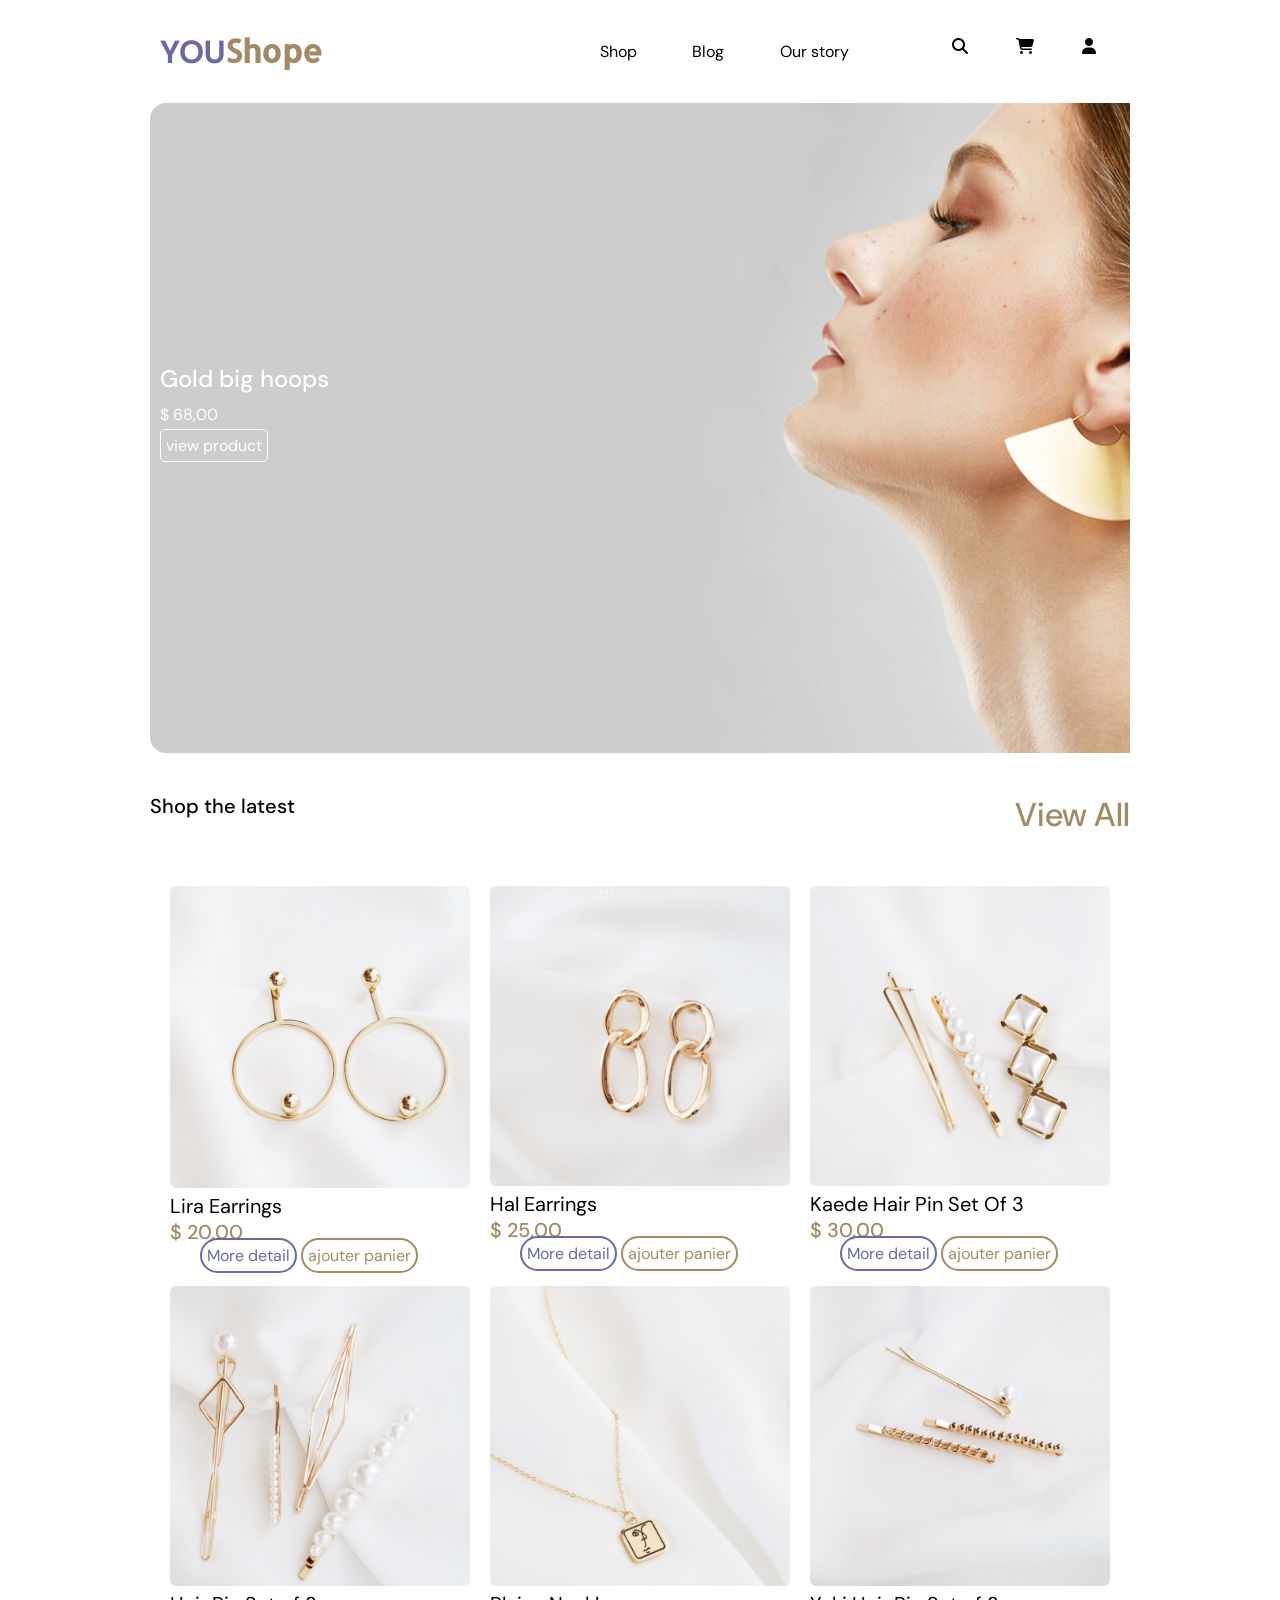
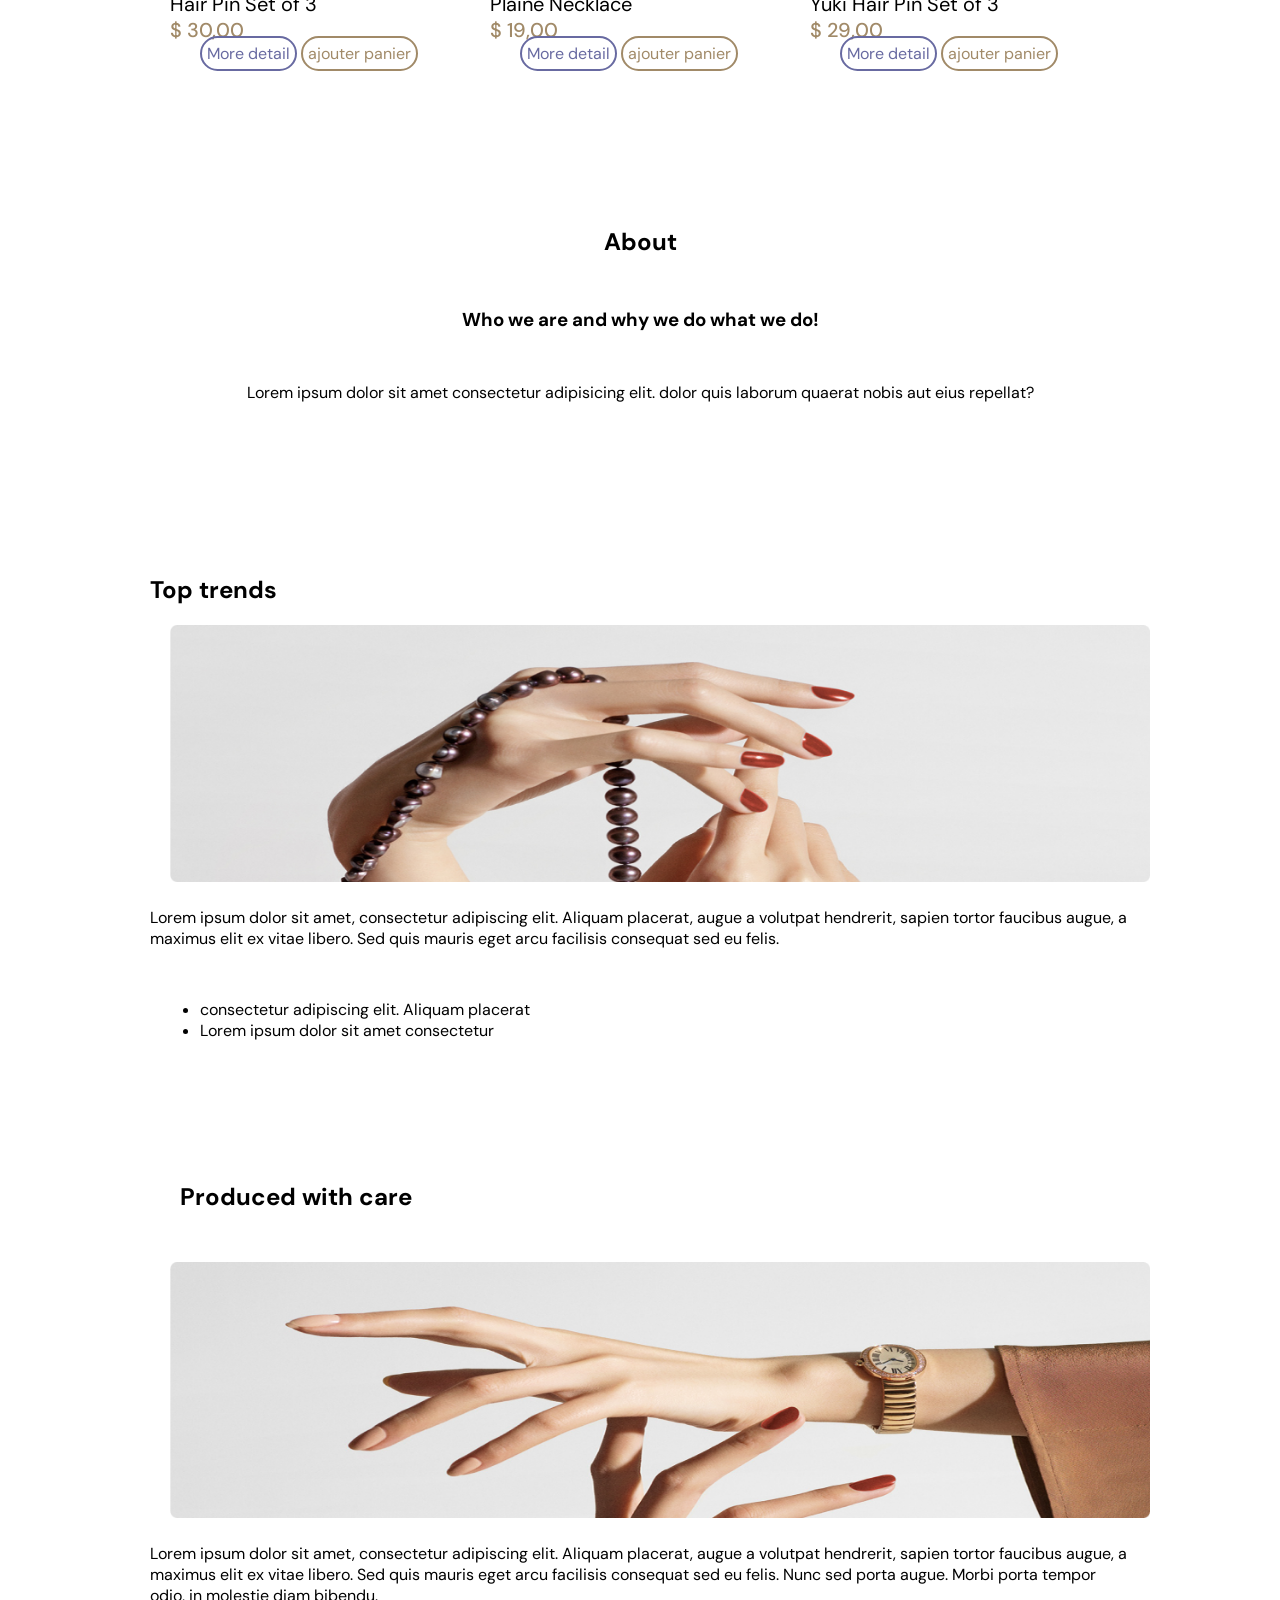
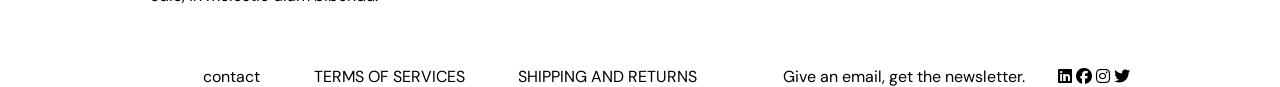
<file: index.html>
<!DOCTYPE html>
<html lang="en">
<head>
    <meta charset="UTF-8">
   <!--description de la page-->
    <meta name="decription" content="YOUR Shope Decouvrez une experience de shopping
     en ligne unique, specialement concue pour toutes
     les femmes qui aiment se sentir belles et confiantes au quotidien. ">
   <!--la responsive ,page adaptatif-->
    <meta name="viewport" content="width=device-width, initial-scale=1.0">
    <!--le favicon de page web-->
    <link rel="icon" type="image/png" href="image/favicon.png">
    <!--link font awesome-->
    <link rel="stylesheet" href="https://cdnjs.cloudflare.com/ajax/libs/font-awesome/6.4.2/css/all.min.css" integrity="sha512-z3gLpd7yknf1YoNbCzqRKc4qyor8gaKU1qmn+CShxbuBusANI9QpRohGBreCFkKxLhei6S9CQXFEbbKuqLg0DA==" crossorigin="anonymous" referrerpolicy="no-referrer" />
    <!--css file-->
    <link rel="stylesheet" href="brif2.css">
    <!--google font-->
    <link rel="preconnect" href="https://fonts.googleapis.com">
<link rel="preconnect" href="https://fonts.gstatic.com" crossorigin>
<link href="https://fonts.googleapis.com/css2?family=DM+Sans:opsz,wght@9..40,100;9..40,200;9..40,300;9..40,400&display=swap" rel="stylesheet">
   <!--font de logo--> 
   <link rel="preconnect" href="https://fonts.googleapis.com">
   <link rel="preconnect" href="https://fonts.gstatic.com" crossorigin>
   <link href="https://fonts.googleapis.com/css2?family=Allerta+Stencil&family=DM+Sans:opsz,wght@9..40,100;9..40,200;9..40,300;9..40,400&display=swap" rel="stylesheet">
<!--titre de site-->
    <title>YOUR Shope</title> 
</head>
<body>
        
    <header>
        <!--logo-->
        <h1 class="logo"><span>YOU</span>Shope</h1>
        <!--menu-->
        <nav class="navbar">
        <ul>
           <li><a class="shop-page" href="#">Shop</a></li>
           <li><a class="blog-page" href="#">Blog</a></li>
           <li><a class="story-page" href="#">Our story</a></li>
        </ul>
        <!--searche icon-->
        <i class="fa fa-search" aria-hidden="true"></i>
        <!--shopping car icon-->
        <i class="fa fa-shopping-cart" aria-hidden="true"></i>
        <!--log in -->
        <i class="fa fa-user" aria-hidden="true"></i>
    </nav>
    </header>
        <!--hero section-->
        <section class="hero">
             <!--nom de produit-->
             <div class="herotext">
              <h1>Gold big hoops</h1>
              <p>$ 68,00</p>
              <!--button hero-->
              <a class="hero-bttn" href="#">view product </a>
            </div>
              <!--elips icon-->
              <i class="fa-solid fa-ellipsis" style="color: #f3f4f7;"></i>
        </section>
            <!--main section-->
    <div class="latest">
     <h1 class="new">Shop the latest</h1>
     <!--view all -->
     <a href="#" class="view-all">View All</a>
    </div>
     <!--les poduit-->
     <div class="cards">
        <!--un produit-->
       <div class="card">
        <img src="image/image1.png" alt="Lira Earrings">
        <p class="produit">Lira Earrings</p>
        <p class="prix">$ 20,00</p>
        <div class="detail-panier">
            <a href="detail.html" class="more">More detail</a>
            <a href="panier.html" class="panier"> ajouter panier</a>
        </div>
       </div>
       <div class="card">
        <img src="image/image2.png" alt="Hal Earrings">
        <p class="produit">Hal Earrings</p>
        <p class="prix">$ 25,00</p>
        <div class="detail-panier">
            <a href="detail.html" class="more">More detail</a>
            <a href="panier.html" class="panier"> ajouter panier</a>
        </div>
       </div>
       <div class="card">
        <img src="image/image3.png" alt="Kaede Hair Pin Set Of 3">
        <p class="produit">Kaede Hair Pin Set Of 3</p>
        <p class="prix">$ 30,00</p>
        <div class="detail-panier">
            <a href="detail.html" class="more">More detail</a>
            <a href="panier.html" class="panier"> ajouter panier</a>
        </div>
       </div>
       <div class="card">
        <img src="image/image4.png" alt="Hair Pin Set of 3">
        <p class="produit">Hair Pin Set of 3</p>
        <p class="prix">$ 30,00</p>
        <div class="detail-panier">
            <a href="detail.html" class="more">More detail</a>
            <a href="panier.html" class="panier"> ajouter panier</a>
        </div>
       </div>
       <div class="card">
        <img src="image/image5.png" alt="Plaine Necklace">
        <p class="produit">Plaine Necklace</p>
        <p class="prix">$ 19,00</p>
        <div class="detail-panier">
            <a href="detail.html" class="more">More detail</a>
            <a href="panier.html" class="panier"> ajouter panier</a>
        </div>
       </div>
       <div class="card">
        <img src="image/image6.png" alt="Yuki Hair Pin Set of 3">
        <p class="produit">Yuki Hair Pin Set of 3</p>
        <p class="prix">$ 29,00</p>
        <div class="detail-panier">
            <a href="detail.html"class="more">More detail</a>
            <a href="panier.html" class="panier"> ajouter panier</a>
        </div>
       </div>
     </div>

     <!--about section-->
     <section class="about">
       <h1>About</h1>
       <h3>Who we are and why we do what we do!</h3>
       <p class="description">Lorem ipsum dolor sit amet consectetur adipisicing elit. 
        dolor quis laborum quaerat nobis aut eius repellat?</p>
     </section>
     <!--trend section-->
     <section class="trend">
        <h1 class="trend-titre">Top trends</h1>
        <img src="image/trend.png" alt="trend produit">
        <p>Lorem ipsum dolor sit amet, consectetur adipiscing elit. Aliquam placerat, 
            augue a volutpat hendrerit, sapien tortor faucibus augue,
         a maximus elit ex vitae libero. Sed quis mauris eget arcu facilisis consequat sed eu felis.</p>
         <ul>
         <li> consectetur adipiscing elit. Aliquam placerat </li>
         <li>Lorem ipsum dolor sit amet consectetur</li> 
        </ul>   
     </section>
     <!--care section-->
     <section class="care">
     <h1>Produced with care</h1>
     <img src="image/care.png" alt="care produit">
     <p >Lorem ipsum dolor sit amet, consectetur adipiscing elit.
         Aliquam placerat, augue a volutpat hendrerit, sapien tortor faucibus augue,
         a maximus elit ex vitae libero. Sed quis mauris eget arcu facilisis consequat sed eu felis.
          Nunc sed porta augue.
         Morbi porta tempor odio, in molestie diam bibendu.</p>
     </section>
     
     <footer>
        <div class="contact">
        <a href="contactus">contact</a>
        <a href="term">TERMS OF SERVICES</a>
        <a href="SHIPPING">SHIPPING AND RETURNS</a>
        </div>
        <p >Give an email, get the newsletter.</p>
        <div class="icon-contact">
            <!--linkdin icon-->
            <i class="fa-brands fa-linkedin"></i>
            <!--facebock icon-->
            <i class="fa-brands fa-facebook"></i>
            <!--instagramme-->
            <i class="fa-brands fa-instagram"></i>
            <!--twiter-->
            <i class="fa-brands fa-twitter"></i>
       
        </div>
     </footer>


    
</body>
</html>
</file>
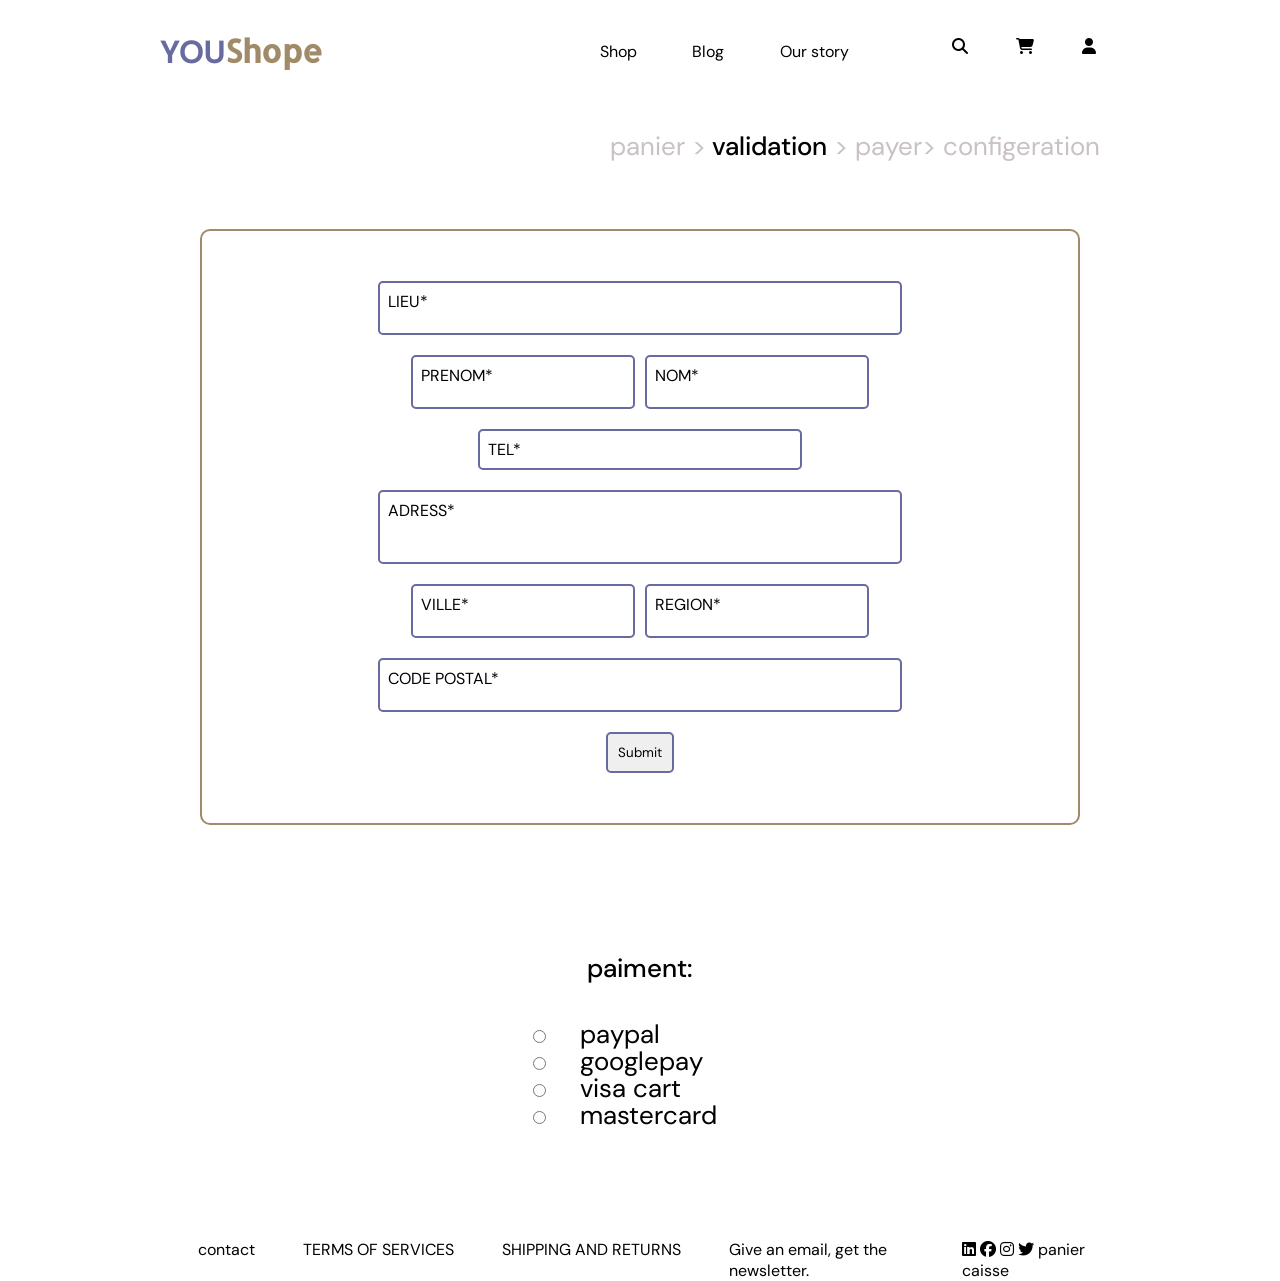
<file: caisse.html>
<!DOCTYPE html>
<html lang="en">
<head>
    <meta charset="UTF-8">
    <meta name="viewport" content="width=device-width, initial-scale=1.0">
    <link rel="icon" type="image/png" href="image/favicon.png">
    <!--link font awesome-->
    <link rel="stylesheet" href="https://cdnjs.cloudflare.com/ajax/libs/font-awesome/6.4.2/css/all.min.css" integrity="sha512-z3gLpd7yknf1YoNbCzqRKc4qyor8gaKU1qmn+CShxbuBusANI9QpRohGBreCFkKxLhei6S9CQXFEbbKuqLg0DA==" crossorigin="anonymous" referrerpolicy="no-referrer" />
    <!--css file-->
    <link rel="stylesheet" href="brif2.css">
    <link rel="stylesheet" href="caisse.css">
    <!--google font-->
    <link rel="preconnect" href="https://fonts.googleapis.com">
<link rel="preconnect" href="https://fonts.gstatic.com" crossorigin>
<link href="https://fonts.googleapis.com/css2?family=DM+Sans:opsz,wght@9..40,100;9..40,200;9..40,300;9..40,400&display=swap" rel="stylesheet">
   <!--font de logo--> 
   <link rel="preconnect" href="https://fonts.googleapis.com">
   <link rel="preconnect" href="https://fonts.gstatic.com" crossorigin>
   <link href="https://fonts.googleapis.com/css2?family=Allerta+Stencil&family=DM+Sans:opsz,wght@9..40,100;9..40,200;9..40,300;9..40,400&display=swap" rel="stylesheet">
<!--titre de site-->
<title>YOU SHOPE caisse</title>
</head>
<body>
    <header>
        <!--logo-->
        <h1 class="logo"><span>YOU</span>Shope</h1>
        <!--menu-->
        <nav class="navbar">
        <ul>
           <li><a class="shop-page" href="#">Shop</a></li>
           <li><a class="blog-page" href="#">Blog</a></li>
           <li><a class="story-page" href="#">Our story</a></li>
        </ul>
        <!--searche icon-->
        <i class="fa fa-search" aria-hidden="true"></i>
        <!--shopping car icon-->
        <i class="fa fa-shopping-cart" aria-hidden="true"></i>
        <!--log in -->
        <i class="fa fa-user" aria-hidden="true"></i>
    </nav>
    </header>
    <section class="caisse">
    <div class="validation">
        <h2>panier ><span> validation</span > > payer> configeration</h2>
    </div>
   <div class="adresse">
    <div class="inputbox">
    <input class="lieu" type="text" required="required">
    <span>lieu*</span>
    </div>
    <div class="row">
    <div class="inputbox">
    <input class="prenom" type="text"  required="required" >
    <span>Prenom*</span>
    </div>
    <div class="inputbox">
    <input class="Nom" type="text" required="required">
    <span>Nom*</span>
      </div>
    </div>
      <div class="inputbox"> 
    <input class="tel" type="number"  required="required">
    <span>Tel*</span>
    </div>
    <div class="inputbox"> 
    <input class="adres" type="text"  required="required">
    <span>Adress*</span>
     </div>
     <div class="row">
     <div class="inputbox">
    <input class="ville" type="text"  required="required">
    <span>ville*</span>
     </div>
     <div class="inputbox">
    <input class="region" type="text"  required="required">
    <span>Region*</span>
     </div>
     </div>
     <div class="inputbox">
    <input class="postal" type="text"  required="required">
    <span>code postal*</span>
     </div>
    <input class="conserver" type="submit" placeholder="conserver">
</div>
<div class="piement-validation">
    <h2>paiment:</h2>
    <form action="">
     <input type="radio" name="paypal">
     <label for="">paypal</label><br>
     <input type="radio" name="paypal">
     <label for="googlepay">googlepay</label><br>
     <input type="radio" name="paypal">
     <label for="visacart">visa cart</label><br>
     <input type="radio" name="paypal">
     <label for="">mastercard</label><br>
    </form>
</div>
    </section>
         
    <footer>
        <div class="contact">
        <a href="contactus">contact</a>
        <a href="term">TERMS OF SERVICES</a>
        <a href="SHIPPING">SHIPPING AND RETURNS</a>
        </div>
        <p >Give an email, get the newsletter.</p>
        <div class="icon-contact">
            <!--linkdin icon-->
            <i class="fa-brands fa-linkedin"></i>
            <!--facebock icon-->
            <i class="fa-brands fa-facebook"></i>
            <!--instagramme-->
            <i class="fa-brands fa-instagram"></i>
            <!--twiter-->
            <i class="fa-brands fa-twitter"></i>
         <a href="panier.html">panier</a>
         <a href="caisse.html">caisse</a>
        </div>
     </footer>
</body>
</html>
</file>
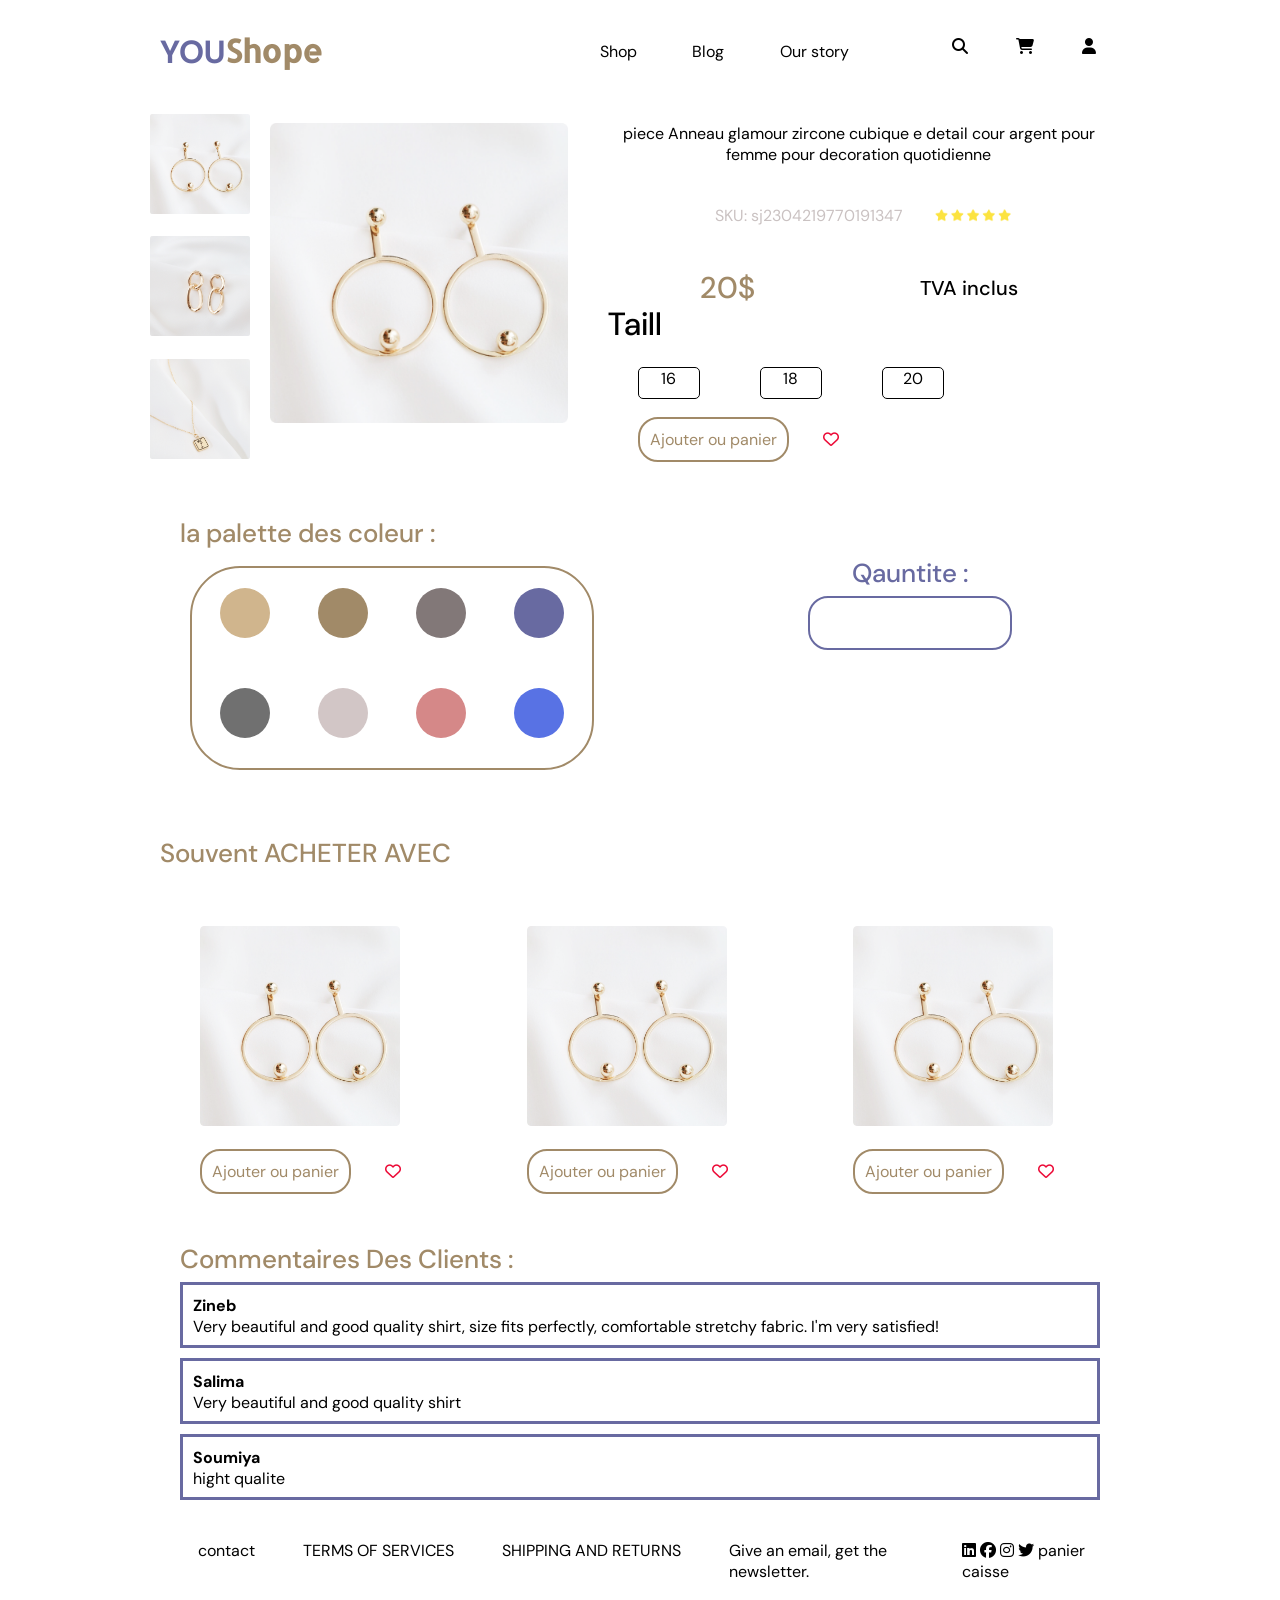
<file: detail.html>
<!DOCTYPE html>
<html lang="en">
<head>
    <meta charset="UTF-8">
    <meta name="viewport" content="width=device-width, initial-scale=1.0">
        <!--le favicon de page web-->
        <link rel="icon" type="image/png" href="image/favicon.png">
        <!--link font awesome-->
        <link rel="stylesheet" href="https://cdnjs.cloudflare.com/ajax/libs/font-awesome/6.4.2/css/all.min.css" integrity="sha512-z3gLpd7yknf1YoNbCzqRKc4qyor8gaKU1qmn+CShxbuBusANI9QpRohGBreCFkKxLhei6S9CQXFEbbKuqLg0DA==" crossorigin="anonymous" referrerpolicy="no-referrer" />
        <!--css file-->
        <link rel="stylesheet" href="brif2.css">
        <link rel="stylesheet" href="detail.css">
        <!--google font-->
        <link rel="preconnect" href="https://fonts.googleapis.com">
    <link rel="preconnect" href="https://fonts.gstatic.com" crossorigin>
    <link href="https://fonts.googleapis.com/css2?family=DM+Sans:opsz,wght@9..40,100;9..40,200;9..40,300;9..40,400&display=swap" rel="stylesheet">
       <!--font de logo--> 
       <link rel="preconnect" href="https://fonts.googleapis.com">
       <link rel="preconnect" href="https://fonts.gstatic.com" crossorigin>
       <link href="https://fonts.googleapis.com/css2?family=Allerta+Stencil&family=DM+Sans:opsz,wght@9..40,100;9..40,200;9..40,300;9..40,400&display=swap" rel="stylesheet">
    <!--titre de site-->
    <title>details</title>
</head>
<body>
    <header>
        <!--logo-->
        <h1 class="logo"><span>YOU</span>Shope</h1>
        <!--menu-->
        <nav class="navbar">
        <ul>
           <li><a class="shop-page" href="#">Shop</a></li>
           <li><a class="blog-page" href="#">Blog</a></li>
           <li><a class="story-page" href="#">Our story</a></li>
        </ul>
        <!--searche icon-->
        <i class="fa fa-search" aria-hidden="true"></i>
        <!--shopping car icon-->
        <i class="fa fa-shopping-cart" aria-hidden="true"></i>
        <!--log in -->
        <i class="fa fa-user" aria-hidden="true"></i>
    </nav>
    </header>
    <section class="product-detail">
     <div class="prinsipal-info">
     <div class="ptit-pics">
        <img src="image/image1.png" alt="bijou" class="ptit-pic">
        <img src="image/image2.png" alt="bijou" class="ptit-pic">
        <img src="image/image5.png" alt="bijou" class="ptit-pic">
     </div>
     <img src="image/image1.png" alt="bijou" class="prinsipal-pic">
    <div class="product-desc">
     <p> piece Anneau glamour zircone cubique e detail cour argent pour femme pour decoration quotidienne</p>
     <div class="SKU">
     <p class="code">SKU: sj2304219770191347</p>
     <img src="image/rating (1).png" alt="5 stars" class="star">
     </div>
     <p class="price"> 20$ <span>TVA inclus</span></p>
     <p>Taill</p>
     <div class="taill">
        <p>16</p>
        <p>18</p>
        <p>20</p>
     </div>
     <a href="panier.html" class="panier" style="width: 500px;"> Ajouter ou panier</a>
     <i class="fa-regular fa-heart" style="color: #ec0936;"></i>
    </div>
    </div>
     <!--secondair info-->
    <div class="secon-inf">
      <div class="color">
         <p>la palette des coleur : </p>
         <div class="palett">
             <div class="item color1"></div>
             <div class="item color2"></div>
             <div class="item color3"></div>
             <div class="item color4"></div>
             <div class="item color5"></div>
             <div class="item color6"></div>
             <div class="item color7"></div>
             <div class="item color8"></div>
         </div>
      </div>
         <div class="quantete-inf">
             <h3>Qauntite :</h3>
             <input type="number" id="nombre ">
          
         </div>
      </div>
      <!--acheter avec-->
      <div class="acheter-avec">
         <h2>Souvent ACHETER AVEC</h2>
         <div class="ptit-cards">
      <div class="ptit-cart">
         <img src="image/image1.png" alt="item1">
         <a href="panier.html" class="panier"> Ajouter ou panier</a>
         <i class="fa-regular fa-heart" style="color: #ec0936;"></i>
      </div>
      <div class="ptit-cart">
         <img src="image/image1.png" alt="item1">
         <a href="panier.html" class="panier"> Ajouter ou panier</a>
         <i class="fa-regular fa-heart" style="color: #ec0936;"></i>
      </div>
      <div class="ptit-cart">
         <img src="image/image1.png" alt="item1">
         <a href="panier.html" class="panier"> Ajouter ou panier</a>
         <i class="fa-regular fa-heart" style="color: #ec0936;"></i>
      </div>
     </div>
   </div>

<!--les commentair-->
   <div class="commentair">
      <h2 >Commentaires Des Clients :</h2>
      <div class="comments">
      <div class="comm">
         <h4>Zineb</h4>
         <p>
             Very beautiful and good quality shirt, size fits perfectly, 
             comfortable stretchy fabric. I'm very satisfied!</p>
      </div>
      <div class="comm">
         <h4>Salima</h4>
             <p>Very beautiful and good quality shirt</p> 
      </div>
      <div class="comm">
         <h4>Soumiya</h4>
             <p>hight qualite</p> 
      </div>
      </div>
     </div>
    
     <footer>
      <div class="contact">
      <a href="contactus">contact</a>
      <a href="term">TERMS OF SERVICES</a>
      <a href="SHIPPING">SHIPPING AND RETURNS</a>
      </div>
      <p >Give an email, get the newsletter.</p>
      <div class="icon-contact">
          <!--linkdin icon-->
          <i class="fa-brands fa-linkedin"></i>
          <!--facebock icon-->
          <i class="fa-brands fa-facebook"></i>
          <!--instagramme-->
          <i class="fa-brands fa-instagram"></i>
          <!--twiter-->
          <i class="fa-brands fa-twitter"></i>
       <a href="panier.html">panier</a>
       <a href="caisse.html">caisse</a>
      </div>
   </footer>




   </section>
  
</body>
</html>
</file>
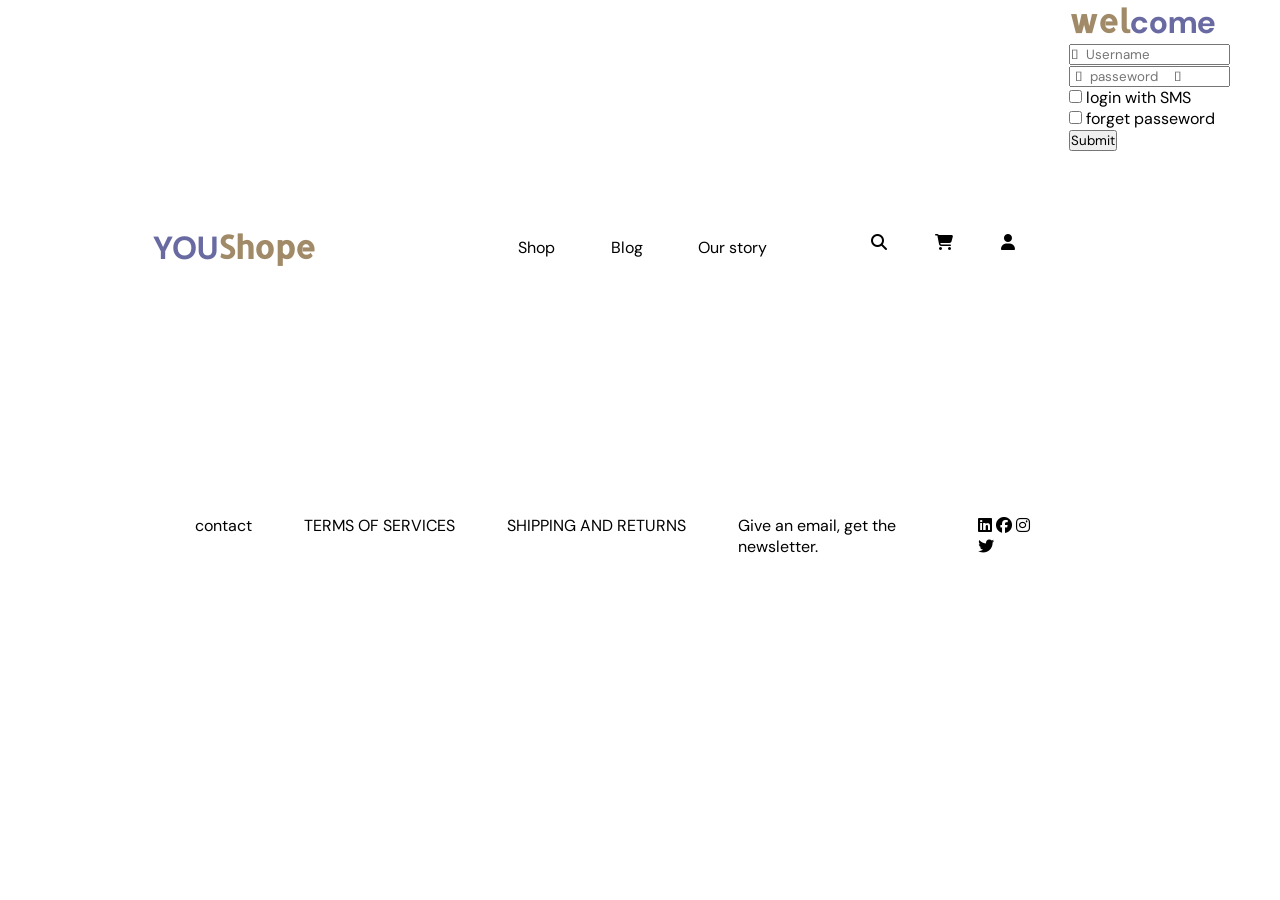
<file: login.html>
<!DOCTYPE html>
<html lang="en">
<head>
    <meta charset="UTF-8">
    <meta name="viewport" content="width=device-width, initial-scale=1.0">
    <title>youshope login</title>
      <!--le favicon de page web-->
      <link rel="icon" type="image/png" href="image/favicon.png">
      <!--link font awesome-->
      <link rel="stylesheet" href="https://cdnjs.cloudflare.com/ajax/libs/font-awesome/6.4.2/css/all.min.css" integrity="sha512-z3gLpd7yknf1YoNbCzqRKc4qyor8gaKU1qmn+CShxbuBusANI9QpRohGBreCFkKxLhei6S9CQXFEbbKuqLg0DA==" crossorigin="anonymous" referrerpolicy="no-referrer" />
      <!--css file-->
      <link rel="stylesheet" href="brif2.css">
      <!--google font-->
      <link rel="preconnect" href="https://fonts.googleapis.com">
  <link rel="preconnect" href="https://fonts.gstatic.com" crossorigin>
  <link href="https://fonts.googleapis.com/css2?family=DM+Sans:opsz,wght@9..40,100;9..40,200;9..40,300;9..40,400&display=swap" rel="stylesheet">
     <!--font de logo--> 
     <link rel="preconnect" href="https://fonts.googleapis.com">
     <link rel="preconnect" href="https://fonts.gstatic.com" crossorigin>
     <link href="https://fonts.googleapis.com/css2?family=Allerta+Stencil&family=DM+Sans:opsz,wght@9..40,100;9..40,200;9..40,300;9..40,400&display=swap" rel="stylesheet">
  <!--titre de site-->
</head>
<body>
        <header>
            <!--logo-->
            <h1 class="logo"><span>YOU</span>Shope</h1>
            <!--menu-->
            <nav class="navbar">
            <ul>
               <li><a class="shop-page" href="#">Shop</a></li>
               <li><a class="blog-page" href="#">Blog</a></li>
               <li><a class="story-page" href="#">Our story</a></li>
            </ul>
            <!--searche icon-->
            <i class="fa fa-search" aria-hidden="true"></i>
            <!--shopping car icon-->
            <i class="fa fa-shopping-cart" aria-hidden="true"></i>
            <!--log in -->
            <i class="fa fa-user" aria-hidden="true"></i>
        </nav>
        </header>
        <div class="login">
            <h1 class="logo">wel<span>come</span></h1>
         <form class="loginForm">
         <input class="input-field" type="text" placeholder="&#xf007  Username" name="usrnm">
         <input class="input-field" type="text" placeholder=" &#xf023  passeword    &#xf070 " name="passeword">
         <input type="checkbox" id="SMS" name="SMS" value="SMS">
         <label for="SMS"> login with SMS</label><br>
         <input type="checkbox" id="forget" name="forget" value="forget">
         <label for="SMS"> forget passeword</label><br>
         <input type="submit" id="loginbutton">
         </form>
        </div>

        <footer>
            <div class="contact">
            <a href="contactus">contact</a>
            <a href="term">TERMS OF SERVICES</a>
            <a href="SHIPPING">SHIPPING AND RETURNS</a>
            </div>
            <p >Give an email, get the newsletter.</p>
            <div class="icon-contact">
                <!--linkdin icon-->
                <i class="fa-brands fa-linkedin"></i>
                <!--facebock icon-->
                <i class="fa-brands fa-facebook"></i>
                <!--instagramme-->
                <i class="fa-brands fa-instagram"></i>
                <!--twiter-->
                <i class="fa-brands fa-twitter"></i>
    
            </div>
         </footer>
</body>
</html>
</file>
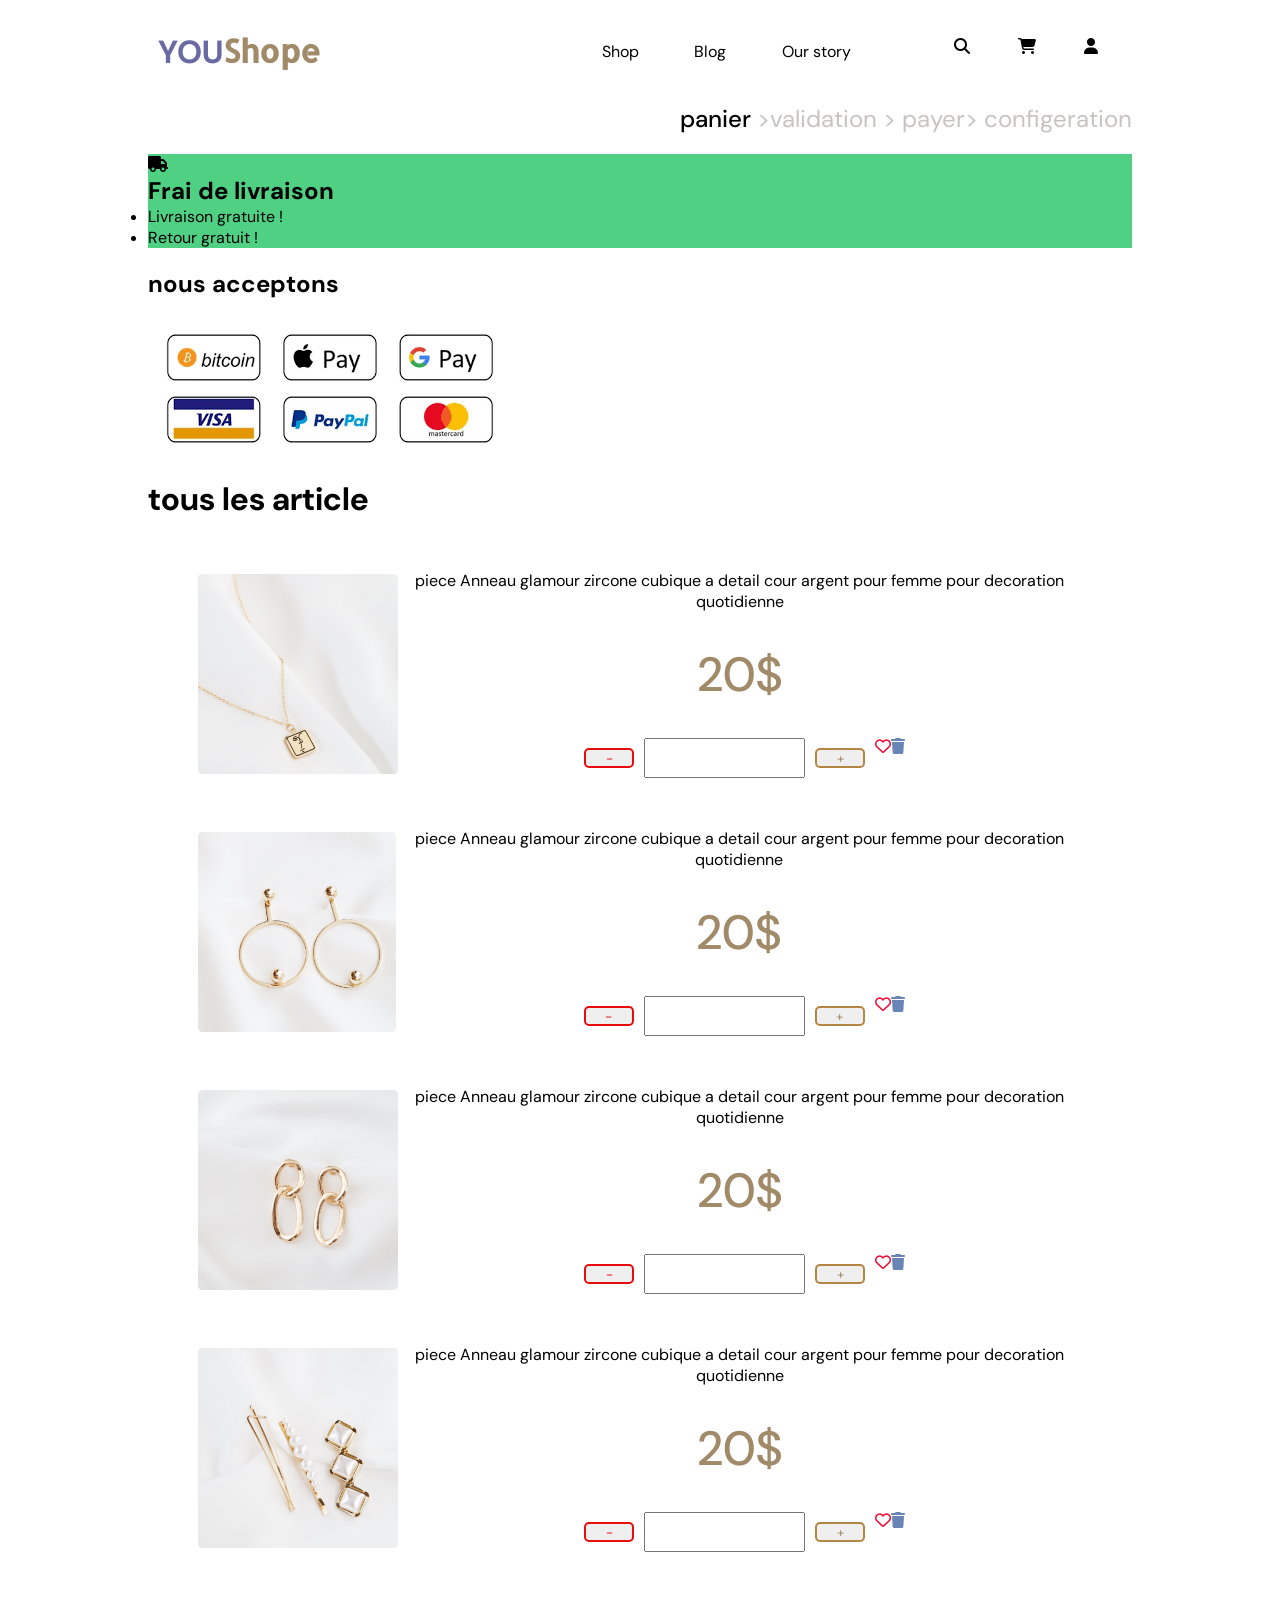
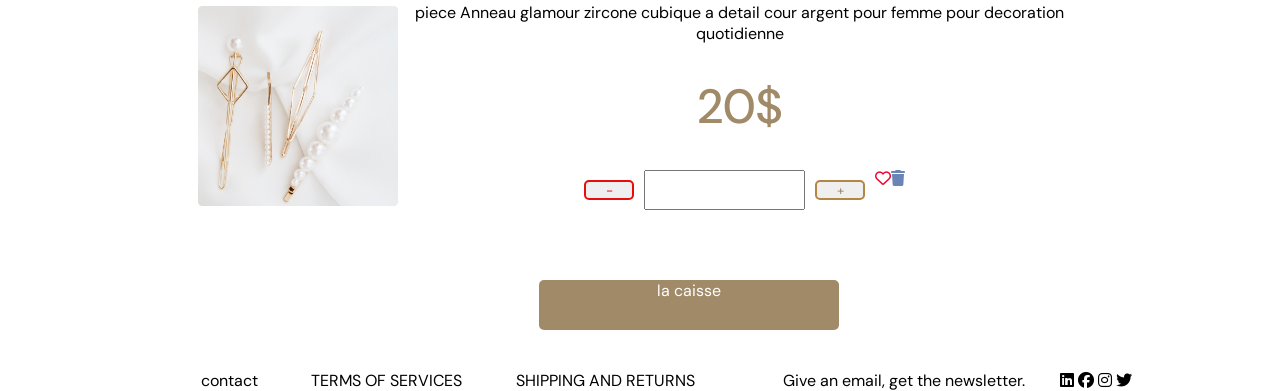
<file: panier.html>
<!DOCTYPE html>
<html lang="en">
<head>
    <meta charset="UTF-8">
    <meta name="viewport" content="width=device-width, initial-scale=1.0">
    <title>you shope panier</title>
        <!--le favicon de page web-->
        <link rel="icon" type="image/png" href="image/favicon.png">
        <!--link font awesome-->
        <link rel="stylesheet" href="https://cdnjs.cloudflare.com/ajax/libs/font-awesome/6.4.2/css/all.min.css" integrity="sha512-z3gLpd7yknf1YoNbCzqRKc4qyor8gaKU1qmn+CShxbuBusANI9QpRohGBreCFkKxLhei6S9CQXFEbbKuqLg0DA==" crossorigin="anonymous" referrerpolicy="no-referrer" />
        <!--css file-->
        <link rel="stylesheet" href="brif2.css">
        <link rel="stylesheet" href="panier.css">
        <!--google font-->
        <link rel="preconnect" href="https://fonts.googleapis.com">
    <link rel="preconnect" href="https://fonts.gstatic.com" crossorigin>
    <link href="https://fonts.googleapis.com/css2?family=DM+Sans:opsz,wght@9..40,100;9..40,200;9..40,300;9..40,400&display=swap" rel="stylesheet">
       <!--font de logo--> 
       <link rel="preconnect" href="https://fonts.googleapis.com">
       <link rel="preconnect" href="https://fonts.gstatic.com" crossorigin>
       <link href="https://fonts.googleapis.com/css2?family=Allerta+Stencil&family=DM+Sans:opsz,wght@9..40,100;9..40,200;9..40,300;9..40,400&display=swap" rel="stylesheet">

</head>
<body>
    <header>
        <!--logo-->
        <h1 class="logo"><span>YOU</span>Shope</h1>
        <!--menu-->
        <nav class="navbar">
        <ul>
           <li><a class="shop-page" href="#">Shop</a></li>
           <li><a class="blog-page" href="#">Blog</a></li>
           <li><a class="story-page" href="#">Our story</a></li>
        </ul>
        <!--searche icon-->
        <i class="fa fa-search" aria-hidden="true"></i>
        <!--shopping car icon-->
        <i class="fa fa-shopping-cart" aria-hidden="true"></i>
        <!--log in -->
        <i class="fa fa-user" aria-hidden="true"></i>
    </nav>
    </header>

    <div class="validation">
        <h2><span>panier</span> >validation > payer> configeration</h2>
    </div>
    <div class="livraison">
        <i class="fa-solid fa-truck"></i>
        <h2>Frai de livraison</h2>
        <ul>
            <li>Livraison gratuite !</li>
            <li>Retour gratuit !</li>
          </ul>
    </div>
   <h2 class="piement"> nous acceptons</h2>
   <img src="image/payemenu.png" alt="paypal visa googlepay">
   <div class="articls">
    <h1>tous les article</h1>
    <div class="articl">
   <img src="image/image5.png" alt="bijou gold">
   <div class="articlText">
   <p>piece Anneau glamour zircone cubique a detail cour argent pour femme pour decoration quotidienne</p>
    <h3>20$</h3>
    <div class="quantete-btn">
    <button class="moin">-</button>
    <input type="number" id="nombre des pieces ">
    <button class="plus">+</button>
    <i class="fa-regular fa-heart" style="color: #ec0936;"></i>
    <i class="fa-solid fa-trash" style="color: #6985b5;"></i>
    </div>
    </div>
    </div>
   <div class="articl">
    <img src="image/image1.png" alt="bijou gold">
    <div class="articlText">
    <p>piece Anneau glamour zircone cubique a detail cour argent pour femme pour decoration quotidienne</p>
     <h3>20$</h3>
     <div class="quantete-btn">
     <button class="moin">-</button>
     <input type="number" id="nombre des pieces ">
     <button class="plus">+</button>
     <i class="fa-regular fa-heart" style="color: #ec0936;"></i>
     <i class="fa-solid fa-trash" style="color: #6985b5;"></i>
     </div>
   </div>
   </div>
    <div class="articl">
        <img src="image/image2.png" alt="bijou gold">
        <div class="articlText">
        <p>piece Anneau glamour zircone cubique a detail cour argent pour femme pour decoration quotidienne</p>
         <h3>20$</h3>
         <div class="quantete-btn">
         <button class="moin">-</button>
         <input type="number" id="nombre des pieces ">
         <button class="plus">+</button>
         <i class="fa-regular fa-heart" style="color: #ec0936;"></i>
         <i class="fa-solid fa-trash" style="color: #6985b5;"></i>
         </div>
        </div>
        </div>
        <div class="articl">
            <img src="image/image3.png" alt="bijou gold">
            <div class="articlText">
            <p>piece Anneau glamour zircone cubique a detail cour argent pour femme pour decoration quotidienne</p>
             <h3>20$</h3>
             <div class="quantete-btn">
             <button class="moin">-</button>
             <input type="number" id="nombre des pieces ">
             <button class="plus" >+</button>
             <i class="fa-regular fa-heart" style="color: #ec0936;"></i>
             <i class="fa-solid fa-trash" style="color: #6985b5;"></i>
             </div>
            </div>
         </div>    
    <div class="articl">
                <img src="image/image4.png" alt="bijou gold">
                <div class="articlText">
                <p>piece Anneau glamour zircone cubique a detail cour argent pour femme pour decoration quotidienne</p>
                 <h3>20$</h3>
                  <div class="quantete-btn">
                 <button class="moin">-</button>
                 <input type="number" id="nombre des pieces ">
                 <button class="plus">+</button>
                 <i class="fa-regular fa-heart" style="color: #ec0936;"></i>
                 <i class="fa-solid fa-trash" style="color: #6985b5;"></i>
              </div>
                </div>
        </div>
           </div>
       <a href="caisse.html" class="cais">la caisse</a>
       <footer>
        <div class="contact">
        <a href="contactus">contact</a>
        <a href="term">TERMS OF SERVICES</a>
        <a href="SHIPPING">SHIPPING AND RETURNS</a>
        </div>
        <p >Give an email, get the newsletter.</p>
        <div class="icon-contact">
            <!--linkdin icon-->
            <i class="fa-brands fa-linkedin"></i>
            <!--facebock icon-->
            <i class="fa-brands fa-facebook"></i>
            <!--instagramme-->
            <i class="fa-brands fa-instagram"></i>
            <!--twiter-->
            <i class="fa-brands fa-twitter"></i>
        
        </div>
     </footer>

</body>
</html>
</file>
<file: brif2.css>
*{
    margin: 0px;
    padding: 0px;
    font-family: 'DM Sans', sans-serif;

}
body{
    height: 100vh;
    display: grid;
    grid-template-columns: repeat(12,1fr);
    gap: 20px;
    margin: 0px 50px;
}
/*style de header*/
header{
    grid-column: 2/12;
    display: flex;
    justify-content: space-between;
    align-items: center;
    padding: 10px;
    margin-top: 20px;
}
/*navbar*/
.navbar{
    width: 600px;
    display: flex;
    justify-content: space-around;
}
.navbar ul {
    width: 60%;
    list-style: none;
    display: flex;
    justify-content: space-evenly;

}
.navbar a{
    text-decoration: none;
    color: #000000;
   line-height:27px;
}
/*loge*/
.logo{
    font-family: 'Allerta Stencil', sans-serif;
    color: #A18A68;
}
.logo span{
    color: #686AA1;
}
/*hero*/
.hero{
    grid-column: 2/12;
    height: 650px;
    background-image: url("image/hero.png");
    background-repeat:no-repeat;
    background-size: cover;
    
}

.herotext{
    position: relative;
    top: 250px;
}
.hero h1{
    color: #FFFFFF;
    font-weight: 500;
    margin: 10px;
}
.hero p{
    color: #FFFFFF;
    font-weight: 400;
    margin: 10px;
}
.hero a{
    text-decoration: none;
    color: #FFFFFF;
    font-weight: 400;
    padding: 5px;
    margin: 20px 10px;
    border: #FFFFFF solid 1px;
    border-radius: 5px;
}
.hero i{
    position: absolute;
    bottom: 0px;
    left: 600px;
}
/*latest*/
.latest{
    grid-column: 2/12;
    margin: 20px 0px;
    display: flex;
    justify-content: space-between;
}
.latest .new{
    color: #000000;
    font-size: 20px;
    font-weight: 500;
    line-height: 26px;
}
 .latest .view-all{
    text-decoration: none;
    color: #A18A68;
    font-size: 33px;
    font-weight: 500;
    line-height: 43px;

 }
/*cards*/
.cards{
    grid-column: 2/12;
    max-width: 1248px;
    margin: 0 auto;
    display: flex;
    flex-wrap: wrap;
    justify-content:center;
}
.card{
    max-width: 300px;
    margin: 10px;

}
.card img{
    max-width: 100%;
    height: auto;
    cursor: pointer;
}

.detail-panier{
    opacity: 1;
}


.panier{
    text-decoration: none;
    color:#A18A68;
     padding: 5px;
    border-radius: 20px;
    border: solid 2px #A18A68;
    
}
.more{
    text-decoration: none;
    color: #686AA1;
     padding: 5px;
    border-radius: 20px;
    border: solid 2px  #686AA1;
    margin-left: 30px;
}

 .produit{
    color: #000000;
    font-size: 20px;
    font-weight: 400;
    line-height: 26px;
}
 .prix{
    color:#A18A68;
    font-size: 20px;
    font-weight: 500;
    line-height: 26px;
}

/*about section*/
.about{
    grid-column: 2/12;
    margin: 20px 0px;
    display: flex;
    flex-direction:column;
    justify-content: center;
    align-items: center;
    height: 400px;
}
.about h1,h3{
    margin-bottom: 50px;
}



/*trend*/
.trend{
    grid-column: 2/12;
    margin: 20px 0px; 
    box-sizing: border-box;
}
.trend img{
    margin: 20px;
    width: 100%;
}
.trend ul{
    margin: 50px;
}
/*care*/
.care{
    grid-column: 2/12;
    margin: 20px 0px; 
    box-sizing: border-box;
}
.care h1{
    padding: 10px;
    margin: 20px;
}
.care img{
    margin:20px;
    width: 100%;
}
/*footer*/
footer{
    grid-column: 2/12;
    margin: 20px 0px; 
}
footer{
    display: flex;
    justify-content:space-between ;
}
.contact{
    width: 600px;
    display: flex;
    justify-content: space-evenly;
}
footer a{
    text-decoration: none;
    font-weight: 400;
    color: #000;
}
</file>
<file: caisse.css>
.caisse{
grid-column: 2/12;

}
.validation h2{
    color: #CAC2C2;
    font-weight: 400;
    text-align: end;
}
h2 span{
    color:black;
    font-weight: 500;
}
.adresse{
margin: 50px;
padding: 50px;
border: solid 2px #A18A68 ;
border-radius: 10px;
display: flex;
flex-direction: column;
justify-content: space-around;
align-items: center;
gap: 20px;
}
.adresse input{
    padding: 10px;
    border: solid 2px #686AA1 ;
    border-radius: 5px;
    outline:none;
}
.inputbox{
    position: relative;
}
.inputbox span{
    position: absolute;
    left: 0px;
    padding: 10px;
    text-transform: uppercase;
    transition: 0,5s;
}

.inputbox input:valid~span,
.inputbox input:focus~span{
    color: #A18A68;
    transform: translateX(10px) translateY(-10px);
    font-size: 0.9em;
    padding: 0 10px;
    background-color: #fff;
}

.lieu{
    width: 500px;;
    height: 30px;
}
.prenom{
    width: 200px;
    height: 30px;
}
.Nom{
    width: 200px;
    height: 30px;
}
.ville{
    width: 200px;
    height: 30px; 
}
.region{
    width: 200px;
    height: 30px; 
}
.adres{
    width: 500px;
    height: 50px;
}
.tel{
    width: 300px;
}
.postal{
    width: 500px;
    height: 30px;
}
.row{
    display: flex;
    gap: 10px;
}
.piement-validation{
padding: 50px;
margin: 20px;
display: flex;
flex-direction: column;
align-items: center;
gap: 10px;
}
h2{
    color:black;
    font-size: 26px;
    font-weight: 500;
    line-height: 26px;
    margin: 10px;
    padding: 20px;
}
label{
    color:black;
    font-size: 26px;
    font-weight: 400;
    line-height: 26px;
    margin: 10px;
    padding: 20px; 
}
</file>
<file: detail.css>
.product-detail{
    grid-column: 2/12;

}
.prinsipal-info{
    display: flex;
}
.ptit-pics{
    display: flex;
    flex-direction: column;
    justify-content: space-around;
    max-height: 400px;
}
.ptit-pic{
    width: 100px;
    height: 100px;
}
.prinsipal-pic{
    width: 300PX;
    height: 300px;
    margin: 20px;
}
.product-desc{
    margin: 20px;
    
}
.product-desc p{
    text-align: center ;

}
.SKU{
    display: flex;
    justify-content: center;
    align-items: center;
}
.code{
    color:#CAC2C2;
    margin:20px;
}
.star{
    width: 100px;
    height: 100px;
    margin: 0px;
}
.price{
    color:#A18A68;
    font-size: 30px;
    font-weight: 500;
    line-height: 26px;
    margin-top: 10px;
    margin-left: 0px;
    display: flex;
    justify-content: space-around;
    margin: 10px;
}
.price span{
    color:#000;
    font-size:20px;
}
.price+p{
    text-align: start;
    font-size: 32px;
    font-weight: 500;
    line-height: 26px;
    margin-top: 10px;
    margin-left: 0px;
}
.taill{
    display: flex;
}
.taill p{
    margin: 30px;
    height: 30px;
    width: 60px;
    border: solid 1px #000;
    text-align: center;
    border-radius: 5px;
}
.panier{
    text-decoration: none;
    color:#A18A68;
     padding: 10px;
    border-radius: 20px;
    border: solid 2px #A18A68;
    margin: 30px;
}
.secon-inf{
    margin: 20px;
    padding: 20px 0px;
   display: flex;
   justify-content: space-between;
   align-items: center;

}
.palett{
    width: 400px;
    height: 200px;
    border: solid 2px #A18A68 ;
    border-radius: 50px;
    display: flex;
    justify-content: space-evenly;
    align-items:flex-start;
    flex-wrap: wrap;
    margin: 20px;
}
.color p{
    color:#A18A68;
    font-size: 26px;
    font-weight: 500;
    line-height: 26px;
    margin: 10px;
    
}
.item{
    width: 50px;
    height: 50px;
    border-radius: 50px;
    margin: 20px;
}
.color1{
    background-color:#D0B58D ;
}
.color2{
    background-color:#A18A68;
}
.color3{
    background-color:#827878;
}
.color4{
    background-color:#686AA1 ;
}
.color5{
    background-color:#707070;
}
.color6{
    background-color:#D2C6C6;
}
.color7{
    background-color:#d58888;
}
.color8{
    background-color:#5872e4;
}
.quantete-inf{
    width: 400px;
    height: 200px;
    text-align: center;
}
.quantete-inf h3{
    color:#686AA1;
    font-size: 26px;
    font-weight: 500;
    line-height: 26px;
    margin: 10px;
}
.acheter-avec{
    display: flex;
    flex-direction: column;
    justify-content: center;
}
.quantete-inf input {
    width: 200px;
    height: 50px;
    border: solid 2px #686AA1 ;
    border-radius: 20px;
}
.acheter-avec h2{
    color:#A18A68;
    font-size: 26px;
    font-weight: 500;
    line-height: 26px;
    margin: 10px;
}
.ptit-cards{
    display: flex;
    justify-content: space-between;
    align-items: center;
}
.ptit-cart{
    width: 300PX;
    height: 300px;
    margin: 20px;
}
.ptit-cart img{
    
    width: 200PX;
    height: 200px;
    margin: 30px;
}
.commentair{
    margin: 10px;
    padding: 10px;
}
.commentair h2{
    color:#A18A68;
    font-size: 26px;
    font-weight: 500;
    line-height: 26px;
    margin: 10px;
}
.comm{
    border: solid 3px #686AA1;
    height: 40px;
    margin: 10px;
    padding: 10px;
    
}
</file>
<file: panier.css>
.validation{
    grid-column: 2/12;
    text-align: end;
}
.validation h2{
    color: #CAC2C2;
    font-weight: 400;
}
h2 span{
    color:black;
    font-weight: 500;
}
.livraison{
    grid-column: 2/12;
    text-align: start;
    justify-content: center;
    align-items: center;
    background-color:#4fd083;


}
.piement{
    grid-column: 2/12;
}
.piement+img{
    grid-column: 2/12;
}
.articls{
    grid-column: 2/12;
    
}
.articl{
    display: flex;
    align-items: center;
    justify-content: center;
    margin: 50px;
    


}
.articl img{
    width: 200px;
    height: 200px;
}
.articlText{
    display: flex;
    flex-direction: column;
    justify-content: flex-start;
    text-align: center;
}
.articlText h3{
    color:#A18A68;
    font-size: 48px;
    font-weight: 500;
    line-height: 26px;
    margin-top: 50px;
    margin-left: 0px;
}

.quantete-btn{
    display: flex;
    justify-content: center;

}
.plus{
    width: 50px;
    height: 20px;
    color:#A18A68;
    border:solid 2px #b48643;
    cursor: pointer;
    margin: 10px;
    border-radius: 5px;
}
.plus:hover{
color: #fff;
background-color:#A18A68 ;
}
.moin{
    width: 50px;
    height: 20px;
    color:rgb(231, 13, 13);
    border:solid 2px rgb(231, 13, 13) ;
    cursor: pointer;
    margin: 10px;
    border-radius: 5px;
}
.moin:hover{
color: #fff;
background-color:rgb(231, 13, 13) ;
}
i{
margin: 20;
}
.cais{
    grid-column: 6/9;
    text-decoration: none;
    text-align: center;
    color:#fff;
    background-color: #A18A68;
    width: 300px;
    height: 50px;
    border-radius: 5px;
}
</file>
